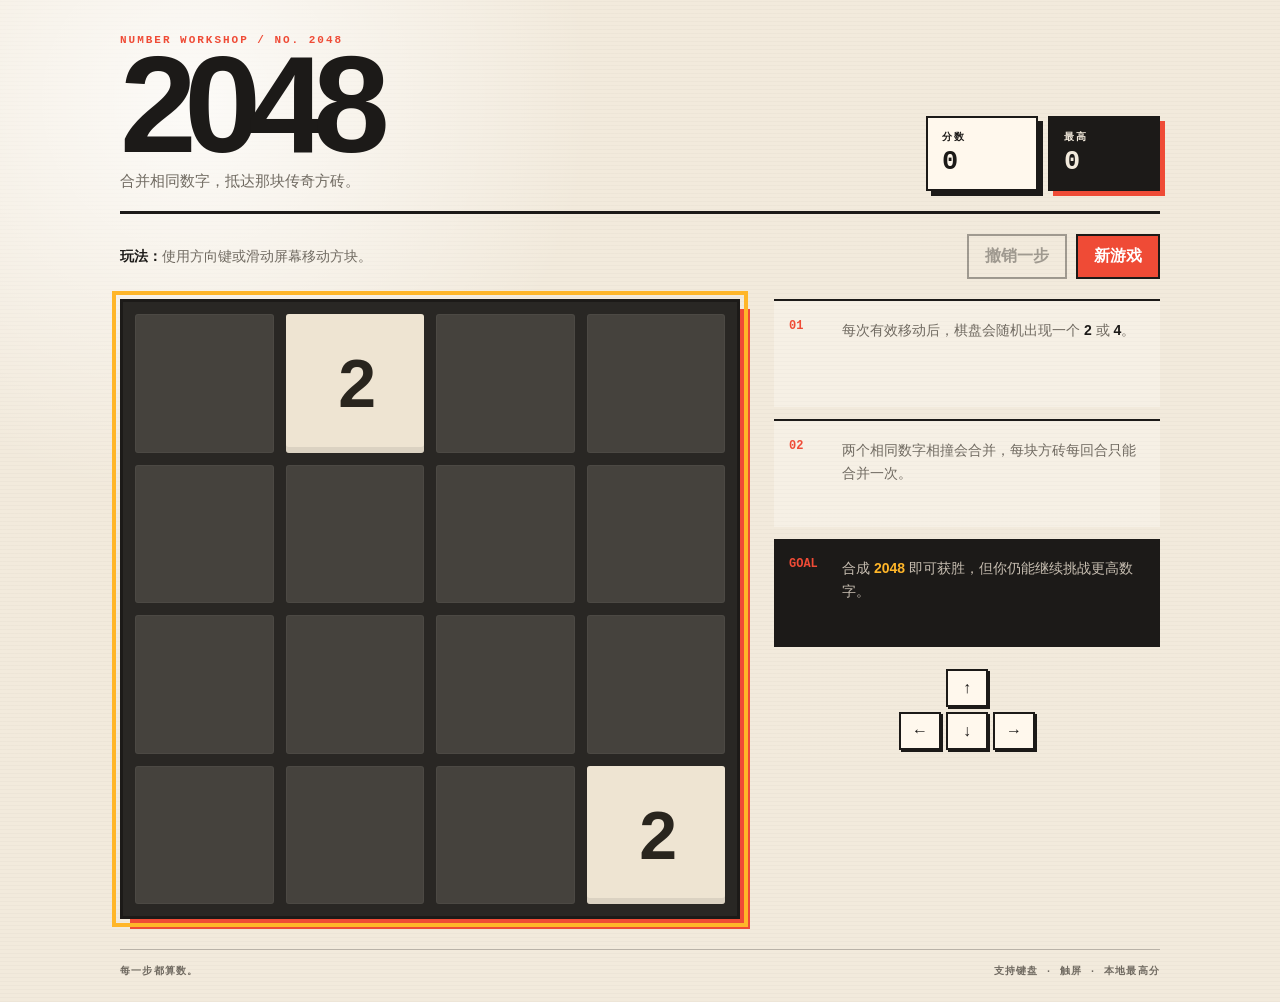
<file: 2048.html>
<!doctype html>
<html lang="zh-CN">
  <head>
    <meta charset="UTF-8" />
    <meta name="viewport" content="width=device-width, initial-scale=1.0" />
    <meta name="theme-color" content="#f2eadc" />
    <title>2048 数字工坊</title>
    <link rel="stylesheet" href="2048.css" />
  </head>
  <body>
    <main class="page-shell">
      <header class="hero">
        <div>
          <p class="overline">NUMBER WORKSHOP / NO. 2048</p>
          <h1>2048</h1>
          <p class="subtitle">合并相同数字，抵达那块传奇方砖。</p>
        </div>
        <div class="scoreboard" aria-label="游戏分数">
          <div class="score-card">
            <span>分数</span>
            <strong id="score">0</strong>
            <em id="scoreGain" aria-live="polite"></em>
          </div>
          <div class="score-card dark">
            <span>最高</span>
            <strong id="bestScore">0</strong>
          </div>
        </div>
      </header>

      <section class="toolbar">
        <p><strong>玩法：</strong>使用方向键或滑动屏幕移动方块。</p>
        <div class="actions">
          <button id="undoButton" class="button ghost" type="button" disabled>撤销一步</button>
          <button id="newGameButton" class="button primary" type="button">新游戏</button>
        </div>
      </section>

      <section class="game-stage">
        <div id="gameBoard" class="game-board" aria-label="2048 游戏棋盘" tabindex="0">
          <div class="grid-background" aria-hidden="true">
            <i></i><i></i><i></i><i></i>
            <i></i><i></i><i></i><i></i>
            <i></i><i></i><i></i><i></i>
            <i></i><i></i><i></i><i></i>
          </div>
          <div id="tileLayer" class="tile-layer"></div>
          <div id="gameMessage" class="game-message" hidden>
            <p id="messageEyebrow">GAME OVER</p>
            <h2 id="messageTitle">棋盘已满</h2>
            <span id="messageText">再试一次，打破你的纪录。</span>
            <div>
              <button id="keepPlayingButton" class="button ghost" type="button">继续挑战</button>
              <button id="retryButton" class="button primary" type="button">再来一局</button>
            </div>
          </div>
        </div>

        <aside class="notes">
          <div class="note">
            <span class="note-number">01</span>
            <p>每次有效移动后，棋盘会随机出现一个 <b>2</b> 或 <b>4</b>。</p>
          </div>
          <div class="note">
            <span class="note-number">02</span>
            <p>两个相同数字相撞会合并，每块方砖每回合只能合并一次。</p>
          </div>
          <div class="note accent">
            <span class="note-number">GOAL</span>
            <p>合成 <b>2048</b> 即可获胜，但你仍能继续挑战更高数字。</p>
          </div>
          <div class="key-guide" aria-label="方向键说明">
            <span></span><kbd>↑</kbd><span></span>
            <kbd>←</kbd><kbd>↓</kbd><kbd>→</kbd>
          </div>
        </aside>
      </section>

      <footer>
        <span>每一步都算数。</span>
        <span>支持键盘 · 触屏 · 本地最高分</span>
      </footer>
    </main>

    <script src="2048.js"></script>
  </body>
</html>
</file>
<file: 2048.css>
:root {
  --paper: #f2eadc;
  --paper-deep: #e8dcc8;
  --ink: #1c1a18;
  --muted: #706a61;
  --red: #ef4b36;
  --board: #292724;
  --gap: 12px;
}

* { box-sizing: border-box; }

body {
  margin: 0;
  min-height: 100vh;
  color: var(--ink);
  font-family: Inter, "Microsoft YaHei", Arial, sans-serif;
  background:
    radial-gradient(circle at 15% 10%, rgba(255,255,255,.8), transparent 25rem),
    repeating-linear-gradient(0deg, rgba(42, 35, 27, .025) 0, rgba(42, 35, 27, .025) 1px, transparent 1px, transparent 4px),
    var(--paper);
}

button { font: inherit; }

.page-shell {
  width: min(1040px, calc(100% - 36px));
  margin: 0 auto;
  padding: 34px 0 24px;
}

.hero {
  display: flex;
  align-items: end;
  justify-content: space-between;
  gap: 24px;
  padding-bottom: 20px;
  border-bottom: 3px solid var(--ink);
}

.overline {
  margin: 0 0 5px;
  color: var(--red);
  font: 800 11px/1.2 "Courier New", monospace;
  letter-spacing: .18em;
}

h1 {
  margin: 0;
  font: 900 clamp(76px, 13vw, 138px)/.76 Arial Black, sans-serif;
  letter-spacing: -.09em;
}

.subtitle { margin: 15px 0 0; color: var(--muted); font-size: 15px; }

.scoreboard { display: flex; gap: 10px; }

.score-card {
  position: relative;
  width: 112px;
  padding: 12px 14px 13px;
  border: 2px solid var(--ink);
  background: #fff8ed;
  box-shadow: 5px 5px 0 var(--ink);
}

.score-card.dark { color: var(--paper); background: var(--ink); box-shadow: 5px 5px 0 var(--red); }
.score-card span { display: block; font-size: 10px; font-weight: 900; letter-spacing: .2em; }
.score-card strong { display: block; margin-top: 5px; overflow: hidden; font: 900 27px/1 "Courier New", monospace; text-overflow: ellipsis; }
.score-card em { position: absolute; right: 8px; bottom: -23px; color: var(--red); font-size: 13px; font-weight: 900; font-style: normal; }
.score-card em.pop { animation: gain .65s ease-out; }

.toolbar {
  display: flex;
  align-items: center;
  justify-content: space-between;
  gap: 20px;
  padding: 20px 0;
}

.toolbar p { margin: 0; color: var(--muted); font-size: 14px; }
.toolbar strong { color: var(--ink); }
.actions { display: flex; gap: 9px; }

.button {
  border: 2px solid var(--ink);
  padding: 10px 16px;
  font-weight: 900;
  cursor: pointer;
  transition: transform .12s, box-shadow .12s;
}

.button:hover:not(:disabled) { transform: translate(-2px, -2px); box-shadow: 3px 3px 0 var(--ink); }
.button:active:not(:disabled) { transform: translate(0); box-shadow: none; }
.button:disabled { cursor: not-allowed; opacity: .38; }
.button.primary { color: white; background: var(--red); }
.button.ghost { color: var(--ink); background: transparent; }

.game-stage {
  display: grid;
  grid-template-columns: minmax(320px, 620px) 1fr;
  gap: 34px;
  align-items: start;
}

.game-board {
  position: relative;
  width: 100%;
  aspect-ratio: 1;
  padding: var(--gap);
  outline: none;
  background: var(--board);
  border: 3px solid var(--ink);
  box-shadow: 10px 10px 0 var(--red);
  touch-action: none;
  user-select: none;
}

.game-board:focus-visible { outline: 4px solid #ffb629; outline-offset: 4px; }
.grid-background { display: grid; grid-template: repeat(4, 1fr) / repeat(4, 1fr); gap: var(--gap); height: 100%; }
.grid-background i { border-radius: 3px; background: #45423d; box-shadow: inset 0 0 0 1px rgba(255,255,255,.035); }
.tile-layer { position: absolute; inset: var(--gap); }

.tile {
  --x: 0;
  --y: 0;
  position: absolute;
  left: calc(var(--x) * (25% + var(--gap) / 4));
  top: calc(var(--y) * (25% + var(--gap) / 4));
  width: calc(25% - var(--gap) * .75);
  height: calc(25% - var(--gap) * .75);
  display: grid;
  place-items: center;
  border-radius: 3px;
  color: #29251e;
  background: #eee4d2;
  box-shadow: inset 0 -6px 0 rgba(0,0,0,.08);
  font: 900 clamp(24px, 6.2vw, 68px)/1 Arial Black, sans-serif;
  letter-spacing: -.07em;
  transition: left .12s ease, top .12s ease;
}

.tile.new { animation: appear .18s ease-out; }
.tile.merged { animation: merge .2s ease-out; }
.tile[data-value="4"] { background: #e8d4ae; }
.tile[data-value="8"] { color: white; background: #f2a44b; }
.tile[data-value="16"] { color: white; background: #ee7e3e; }
.tile[data-value="32"] { color: white; background: #ed5d45; }
.tile[data-value="64"] { color: white; background: #db3d31; }
.tile[data-value="128"] { color: #2e281d; background: #f3d35c; font-size: clamp(21px, 5vw, 56px); }
.tile[data-value="256"] { color: #2e281d; background: #efc33d; font-size: clamp(21px, 5vw, 56px); }
.tile[data-value="512"] { color: white; background: #d69b20; font-size: clamp(21px, 5vw, 56px); }
.tile[data-value="1024"] { color: white; background: #8061b5; font-size: clamp(17px, 4.2vw, 46px); }
.tile[data-value="2048"] { color: white; background: var(--red); font-size: clamp(17px, 4.2vw, 46px); box-shadow: inset 0 -6px rgba(0,0,0,.1), 0 0 24px rgba(239,75,54,.7); }
.tile.super { color: white; background: #1eaaa0; font-size: clamp(15px, 3.8vw, 40px); }

.game-message {
  position: absolute;
  inset: 0;
  z-index: 20;
  display: flex;
  flex-direction: column;
  align-items: center;
  justify-content: center;
  padding: 24px;
  color: var(--ink);
  text-align: center;
  background: rgba(242, 234, 220, .92);
  backdrop-filter: blur(3px);
}

.game-message[hidden] { display: none; }
.game-message p { margin: 0; color: var(--red); font: 900 11px "Courier New", monospace; letter-spacing: .2em; }
.game-message h2 { margin: 9px 0 4px; font-size: clamp(34px, 7vw, 64px); letter-spacing: -.06em; }
.game-message > span { color: var(--muted); }
.game-message > div { display: flex; gap: 9px; margin-top: 22px; }

.notes { display: grid; gap: 12px; }
.note { position: relative; min-height: 108px; padding: 18px 18px 18px 68px; border-top: 2px solid var(--ink); background: rgba(255,255,255,.25); }
.note-number { position: absolute; left: 15px; top: 18px; color: var(--red); font: 900 12px "Courier New", monospace; }
.note p { margin: 0; color: var(--muted); font-size: 14px; line-height: 1.65; }
.note b { color: var(--ink); }
.note.accent { color: white; border: 0; background: var(--ink); }
.note.accent p { color: #c8bfb2; }
.note.accent b { color: #ffb629; }

.key-guide { display: grid; grid-template-columns: repeat(3, 42px); gap: 5px; justify-content: center; margin-top: 10px; }
kbd { display: grid; place-items: center; height: 38px; border: 2px solid var(--ink); background: #fff8ed; box-shadow: 2px 2px 0 var(--ink); font: 900 16px Arial; }

footer { display: flex; justify-content: space-between; margin-top: 30px; padding-top: 14px; border-top: 1px solid rgba(28,26,24,.25); color: var(--muted); font: 700 10px "Courier New", monospace; letter-spacing: .12em; text-transform: uppercase; }

@keyframes appear { from { opacity: 0; transform: scale(.3) rotate(-4deg); } }
@keyframes merge { 50% { transform: scale(1.16); } }
@keyframes gain { from { opacity: 1; transform: translateY(6px); } to { opacity: 0; transform: translateY(-14px); } }

@media (max-width: 780px) {
  .page-shell { width: min(100% - 24px, 580px); padding-top: 22px; }
  .hero { align-items: center; }
  .subtitle { display: none; }
  .score-card { width: 86px; padding: 9px 10px; }
  .score-card strong { font-size: 21px; }
  .game-stage { display: block; }
  .notes { grid-template-columns: repeat(3, 1fr); margin-top: 28px; }
  .note { min-height: 0; padding: 38px 12px 12px; }
  .note-number { left: 12px; top: 12px; }
  .key-guide { display: none; }
}

@media (max-width: 520px) {
  :root { --gap: 8px; }
  .hero { display: block; }
  h1 { font-size: 82px; }
  .scoreboard { margin-top: 22px; }
  .score-card { flex: 1; width: auto; }
  .toolbar { align-items: stretch; flex-direction: column; padding: 16px 0; }
  .toolbar p { line-height: 1.5; }
  .actions .button { flex: 1; }
  .game-board { box-shadow: 6px 6px 0 var(--red); }
  .notes { grid-template-columns: 1fr; }
  .note { padding: 16px 14px 16px 58px; }
  .note-number { top: 18px; }
  footer { display: none; }
}
</file>
